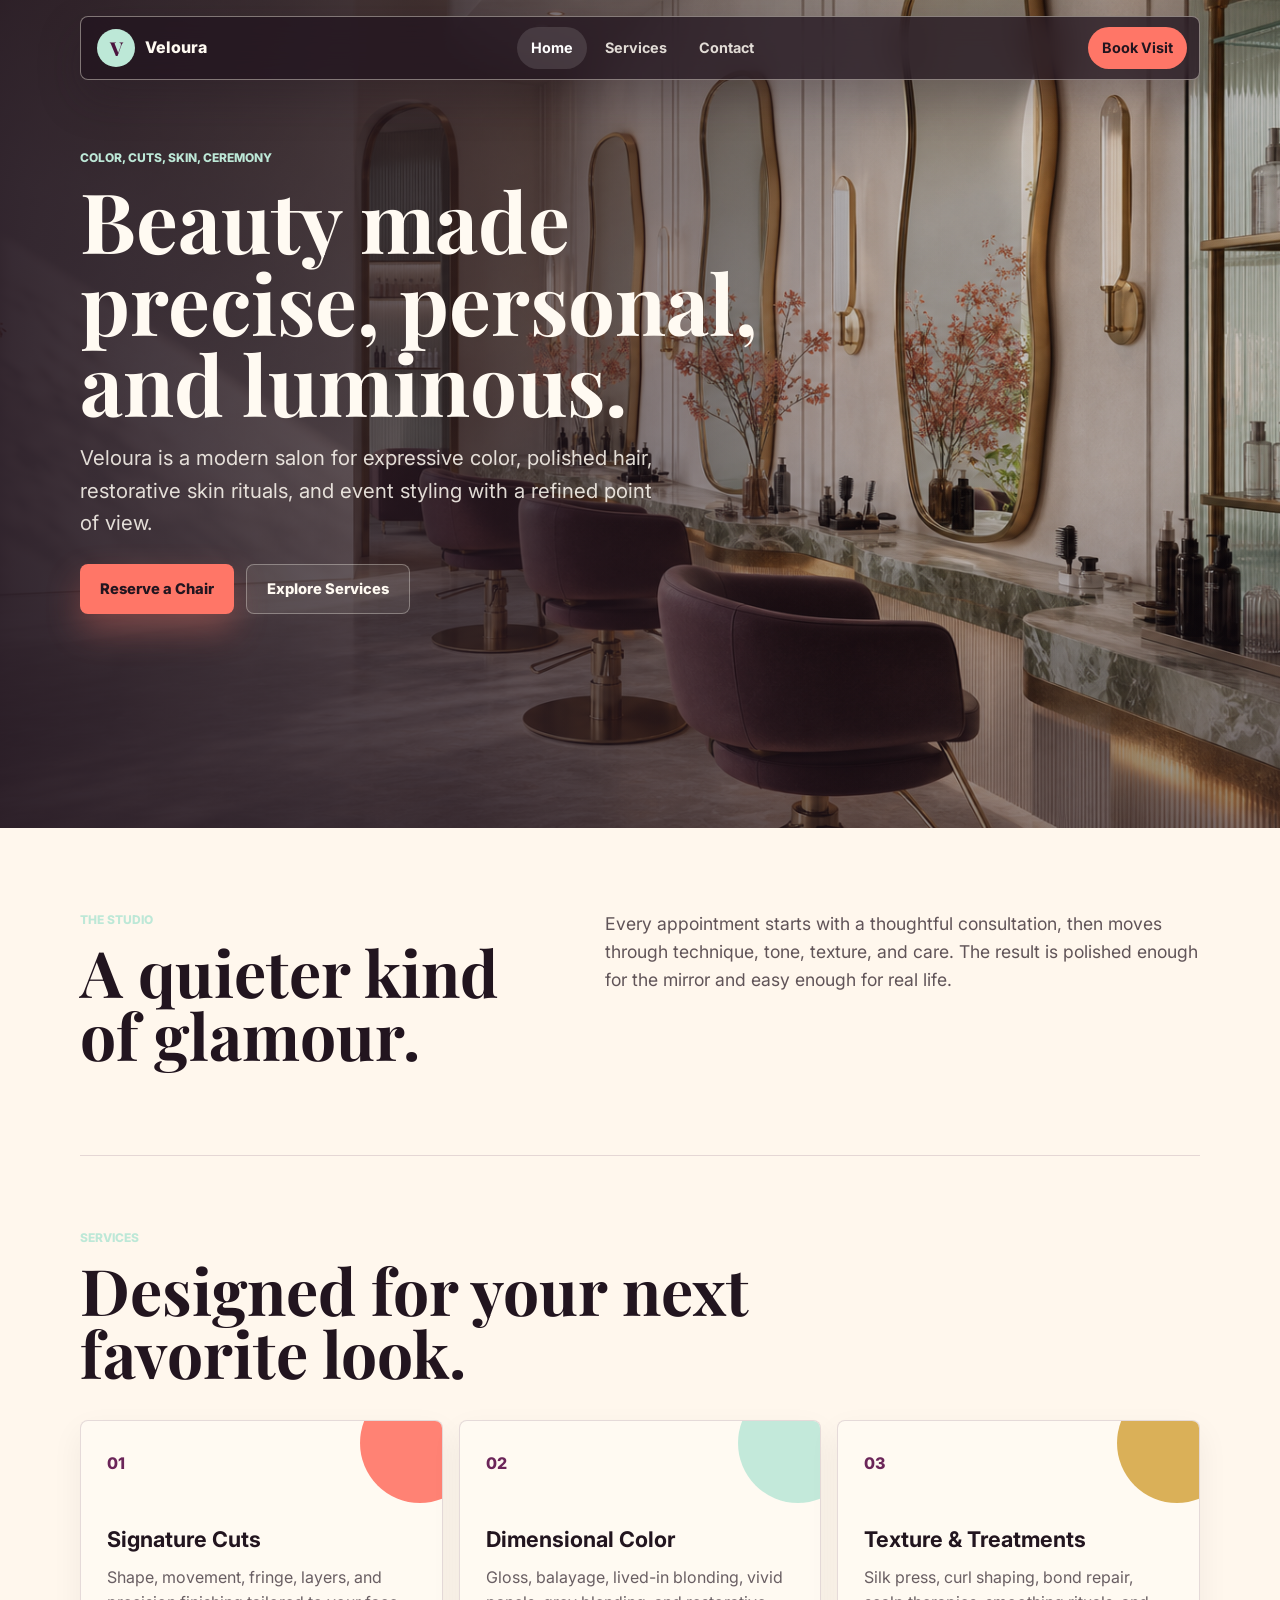
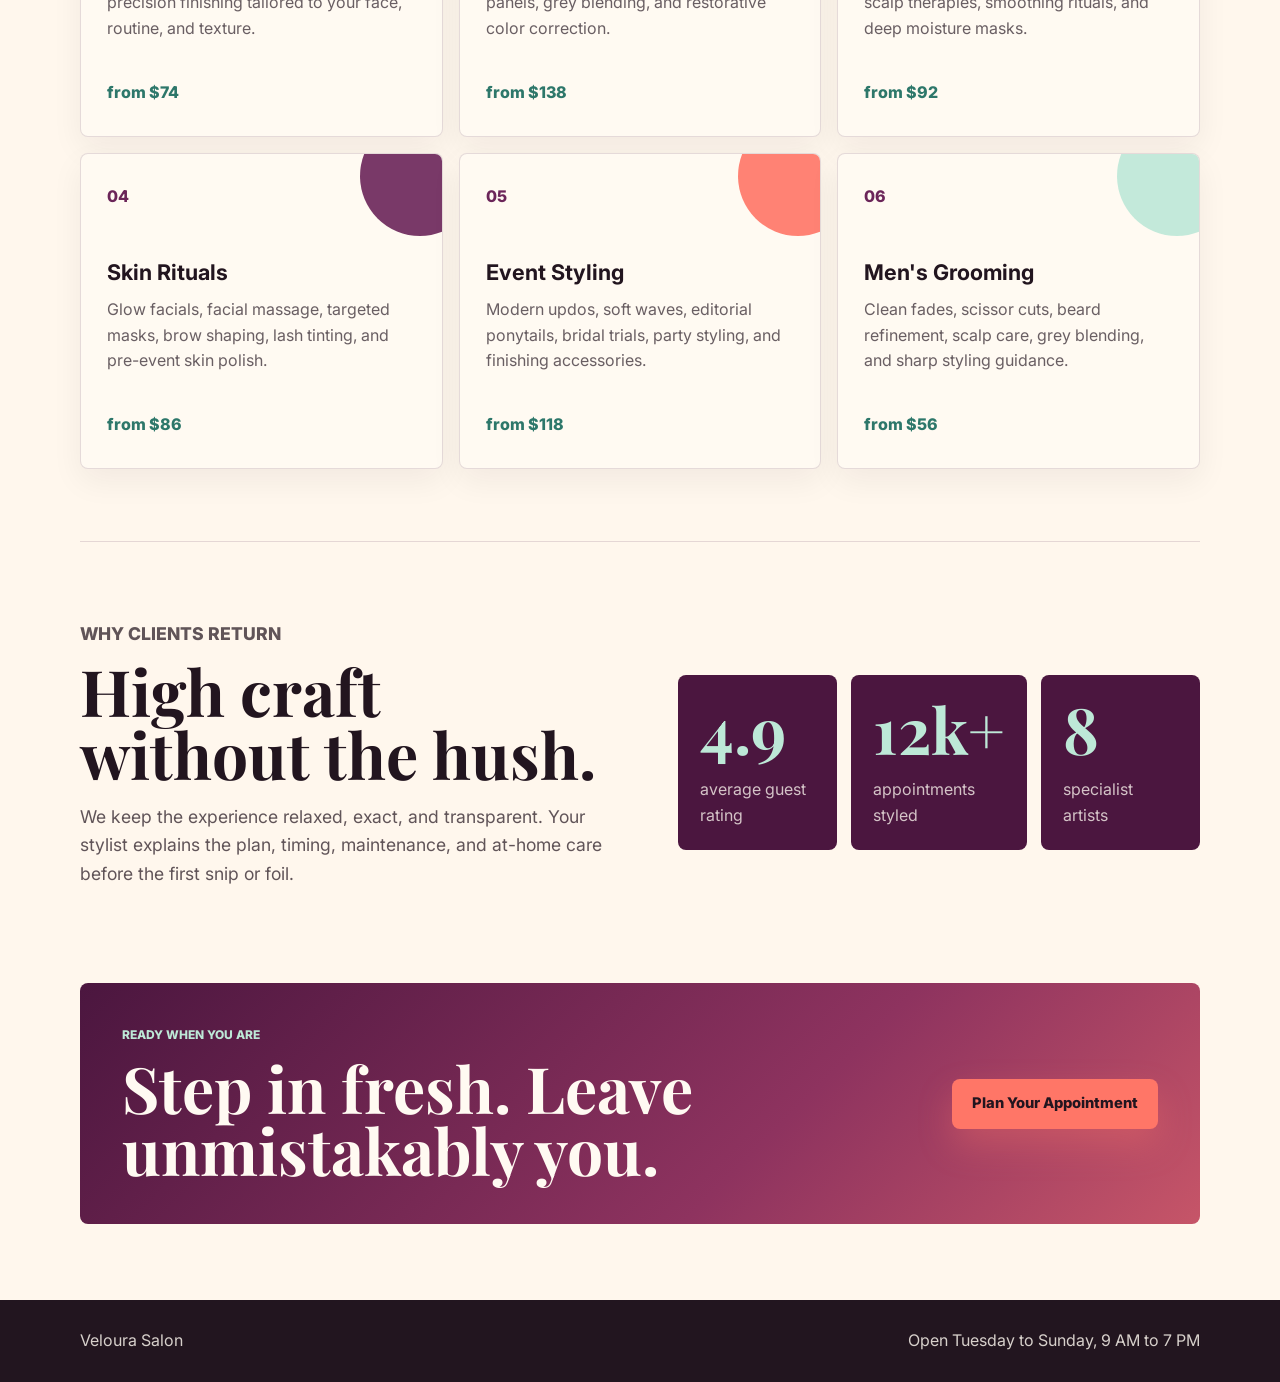
<file: index.html>
<!doctype html>
<html lang="en">
  <head>
    <meta charset="utf-8">
    <meta name="viewport" content="width=device-width, initial-scale=1">
    <title>Veloura Salon | Modern Hair & Beauty Studio</title>
    <meta name="description" content="Veloura Salon is a modern hair and beauty studio offering cuts, color, styling, skin rituals, and bridal services.">
    <link rel="preconnect" href="https://fonts.googleapis.com">
    <link rel="preconnect" href="https://fonts.gstatic.com" crossorigin>
    <link href="https://fonts.googleapis.com/css2?family=Inter:wght@400;500;600;700;800&family=Playfair+Display:wght@600;700&display=swap" rel="stylesheet">
    <link rel="stylesheet" href="styles.css">
  </head>
  <body>
    <header class="site-header">
      <a class="brand" href="index.html" aria-label="Veloura Salon home">
        <span class="brand-mark">V</span>
        <span>Veloura</span>
      </a>
      <nav class="nav" aria-label="Primary navigation">
        <a href="index.html" aria-current="page">Home</a>
        <a href="#services">Services</a>
        <a href="contact.html">Contact</a>
      </nav>
      <a class="nav-cta" href="contact.html">Book Visit</a>
    </header>

    <main>
      <section class="hero">
        <img src="assets/salon-hero.png" alt="A modern salon interior with elegant mirror stations, brass details, and soft colorful accents.">
        <div class="hero-overlay" aria-hidden="true"></div>
        <div class="hero-content">
          <p class="eyebrow">Color, cuts, skin, ceremony</p>
          <h1>Beauty made precise, personal, and luminous.</h1>
          <p class="hero-copy">Veloura is a modern salon for expressive color, polished hair, restorative skin rituals, and event styling with a refined point of view.</p>
          <div class="hero-actions">
            <a class="button primary" href="contact.html">Reserve a Chair</a>
            <a class="button secondary" href="#services">Explore Services</a>
          </div>
        </div>
      </section>

      <section class="intro-section">
        <div>
          <p class="eyebrow">The studio</p>
          <h2>A quieter kind of glamour.</h2>
        </div>
        <p>Every appointment starts with a thoughtful consultation, then moves through technique, tone, texture, and care. The result is polished enough for the mirror and easy enough for real life.</p>
      </section>

      <section class="service-band" id="services" aria-labelledby="services-title">
        <div class="section-heading">
          <p class="eyebrow">Services</p>
          <h2 id="services-title">Designed for your next favorite look.</h2>
        </div>
        <div class="service-grid">
          <article class="service-card accent-coral">
            <span class="service-number">01</span>
            <h3>Signature Cuts</h3>
            <p>Shape, movement, fringe, layers, and precision finishing tailored to your face, routine, and texture.</p>
            <span class="price">from $74</span>
          </article>
          <article class="service-card accent-mint">
            <span class="service-number">02</span>
            <h3>Dimensional Color</h3>
            <p>Gloss, balayage, lived-in blonding, vivid panels, grey blending, and restorative color correction.</p>
            <span class="price">from $138</span>
          </article>
          <article class="service-card accent-brass">
            <span class="service-number">03</span>
            <h3>Texture & Treatments</h3>
            <p>Silk press, curl shaping, bond repair, scalp therapies, smoothing rituals, and deep moisture masks.</p>
            <span class="price">from $92</span>
          </article>
          <article class="service-card accent-plum">
            <span class="service-number">04</span>
            <h3>Skin Rituals</h3>
            <p>Glow facials, facial massage, targeted masks, brow shaping, lash tinting, and pre-event skin polish.</p>
            <span class="price">from $86</span>
          </article>
          <article class="service-card accent-coral">
            <span class="service-number">05</span>
            <h3>Event Styling</h3>
            <p>Modern updos, soft waves, editorial ponytails, bridal trials, party styling, and finishing accessories.</p>
            <span class="price">from $118</span>
          </article>
          <article class="service-card accent-mint">
            <span class="service-number">06</span>
            <h3>Men's Grooming</h3>
            <p>Clean fades, scissor cuts, beard refinement, scalp care, grey blending, and sharp styling guidance.</p>
            <span class="price">from $56</span>
          </article>
        </div>
      </section>

      <section class="experience-section">
        <div class="experience-copy">
          <p class="eyebrow">Why clients return</p>
          <h2>High craft without the hush.</h2>
          <p>We keep the experience relaxed, exact, and transparent. Your stylist explains the plan, timing, maintenance, and at-home care before the first snip or foil.</p>
        </div>
        <div class="metrics" aria-label="Salon highlights">
          <div>
            <strong>4.9</strong>
            <span>average guest rating</span>
          </div>
          <div>
            <strong>12k+</strong>
            <span>appointments styled</span>
          </div>
          <div>
            <strong>8</strong>
            <span>specialist artists</span>
          </div>
        </div>
      </section>

      <section class="cta-section">
        <div>
          <p class="eyebrow">Ready when you are</p>
          <h2>Step in fresh. Leave unmistakably you.</h2>
        </div>
        <a class="button primary" href="contact.html">Plan Your Appointment</a>
      </section>
    </main>

    <footer class="site-footer">
      <p>Veloura Salon</p>
      <p>Open Tuesday to Sunday, 9 AM to 7 PM</p>
    </footer>
  </body>
</html>
</file>
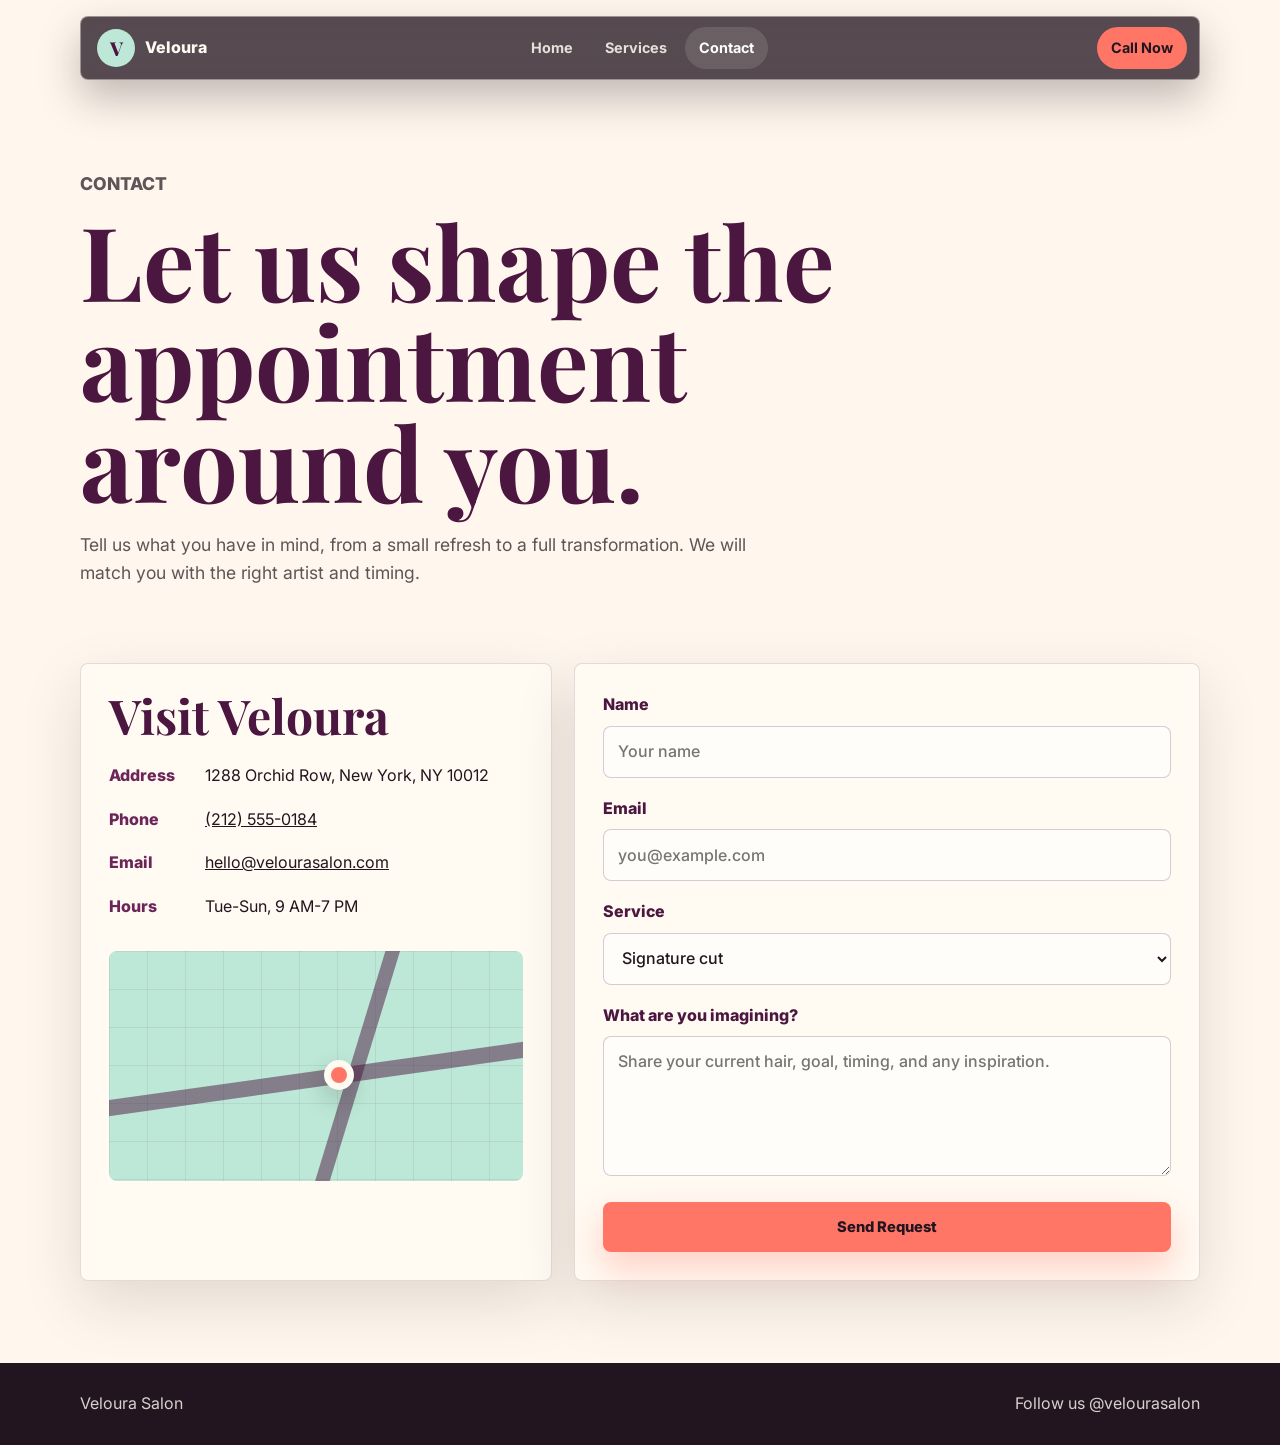
<file: contact.html>
<!doctype html>
<html lang="en">
  <head>
    <meta charset="utf-8">
    <meta name="viewport" content="width=device-width, initial-scale=1">
    <title>Contact | Veloura Salon</title>
    <meta name="description" content="Contact Veloura Salon to book hair, beauty, skin, and event styling appointments.">
    <link rel="preconnect" href="https://fonts.googleapis.com">
    <link rel="preconnect" href="https://fonts.gstatic.com" crossorigin>
    <link href="https://fonts.googleapis.com/css2?family=Inter:wght@400;500;600;700;800&family=Playfair+Display:wght@600;700&display=swap" rel="stylesheet">
    <link rel="stylesheet" href="styles.css">
  </head>
  <body>
    <header class="site-header">
      <a class="brand" href="index.html" aria-label="Veloura Salon home">
        <span class="brand-mark">V</span>
        <span>Veloura</span>
      </a>
      <nav class="nav" aria-label="Primary navigation">
        <a href="index.html">Home</a>
        <a href="index.html#services">Services</a>
        <a href="contact.html" aria-current="page">Contact</a>
      </nav>
      <a class="nav-cta" href="tel:+12125550184">Call Now</a>
    </header>

    <main>
      <section class="contact-hero">
        <div>
          <p class="eyebrow">Contact</p>
          <h1>Let us shape the appointment around you.</h1>
          <p>Tell us what you have in mind, from a small refresh to a full transformation. We will match you with the right artist and timing.</p>
        </div>
      </section>

      <section class="contact-layout" aria-label="Contact details and booking form">
        <div class="contact-panel">
          <h2>Visit Veloura</h2>
          <div class="detail-list">
            <p><span>Address</span> 1288 Orchid Row, New York, NY 10012</p>
            <p><span>Phone</span> <a href="tel:+12125550184">(212) 555-0184</a></p>
            <p><span>Email</span> <a href="mailto:hello@velourasalon.com">hello@velourasalon.com</a></p>
            <p><span>Hours</span> Tue-Sun, 9 AM-7 PM</p>
          </div>
          <div class="map-card" aria-label="Map preview for Veloura Salon">
            <div class="map-line horizontal"></div>
            <div class="map-line vertical"></div>
            <div class="map-dot" aria-hidden="true"></div>
          </div>
        </div>

        <form class="booking-form" action="#" method="post">
          <div class="form-row">
            <label for="name">Name</label>
            <input id="name" name="name" type="text" autocomplete="name" placeholder="Your name">
          </div>
          <div class="form-row">
            <label for="email">Email</label>
            <input id="email" name="email" type="email" autocomplete="email" placeholder="you@example.com">
          </div>
          <div class="form-row">
            <label for="service">Service</label>
            <select id="service" name="service">
              <option>Signature cut</option>
              <option>Dimensional color</option>
              <option>Texture or treatment</option>
              <option>Skin ritual</option>
              <option>Event styling</option>
              <option>Consultation</option>
            </select>
          </div>
          <div class="form-row">
            <label for="message">What are you imagining?</label>
            <textarea id="message" name="message" rows="5" placeholder="Share your current hair, goal, timing, and any inspiration."></textarea>
          </div>
          <button class="button primary form-button" type="submit">Send Request</button>
        </form>
      </section>
    </main>

    <footer class="site-footer">
      <p>Veloura Salon</p>
      <p>Follow us @velourasalon</p>
    </footer>
  </body>
</html>
</file>
<file: styles.css>
:root {
  --ink: #22151f;
  --plum: #4b163f;
  --aubergine: #6b2559;
  --mint: #bde8d7;
  --mint-deep: #2d776a;
  --coral: #ff7667;
  --brass: #d6a947;
  --ivory: #fff7ed;
  --rose: #fde0dd;
  --line: rgba(75, 22, 63, 0.14);
  --shadow: 0 22px 60px rgba(34, 21, 31, 0.13);
  --sans: "Inter", system-ui, -apple-system, BlinkMacSystemFont, "Segoe UI", sans-serif;
  --serif: "Playfair Display", Georgia, serif;
}

* {
  box-sizing: border-box;
}

html {
  scroll-behavior: smooth;
}

body {
  margin: 0;
  color: var(--ink);
  background: var(--ivory);
  font-family: var(--sans);
  line-height: 1.6;
}

a {
  color: inherit;
}

.site-header {
  position: fixed;
  z-index: 10;
  top: 16px;
  left: 50%;
  display: grid;
  grid-template-columns: 1fr auto 1fr;
  align-items: center;
  width: min(1120px, calc(100% - 32px));
  min-height: 64px;
  padding: 10px 12px 10px 16px;
  border: 1px solid rgba(255, 247, 237, 0.42);
  border-radius: 8px;
  background: rgba(34, 21, 31, 0.76);
  color: #fffaf2;
  box-shadow: 0 18px 42px rgba(34, 21, 31, 0.28);
  backdrop-filter: blur(18px);
  transform: translateX(-50%);
}

.brand,
.nav,
.hero-actions,
.cta-section,
.site-footer,
.metrics {
  display: flex;
  align-items: center;
}

.brand {
  gap: 10px;
  font-weight: 800;
  text-decoration: none;
}

.brand-mark {
  display: inline-grid;
  width: 38px;
  height: 38px;
  place-items: center;
  border-radius: 50%;
  background: var(--mint);
  color: var(--plum);
  font-family: var(--serif);
  font-size: 1.2rem;
}

.nav {
  gap: 4px;
}

.nav a,
.nav-cta {
  min-height: 40px;
  padding: 9px 14px;
  border-radius: 999px;
  color: rgba(255, 250, 242, 0.86);
  font-size: 0.9rem;
  font-weight: 700;
  text-decoration: none;
}

.nav a:hover,
.nav a[aria-current="page"] {
  background: rgba(255, 255, 255, 0.12);
  color: #fff;
}

.nav-cta {
  justify-self: end;
  background: var(--coral);
  color: var(--ink);
}

.hero {
  position: relative;
  min-height: 92vh;
  overflow: hidden;
  background: var(--plum);
}

.hero img {
  position: absolute;
  inset: 0;
  width: 100%;
  height: 100%;
  object-fit: cover;
}

.hero-overlay {
  position: absolute;
  inset: 0;
  background:
    linear-gradient(90deg, rgba(34, 21, 31, 0.9) 0%, rgba(34, 21, 31, 0.66) 36%, rgba(34, 21, 31, 0.14) 72%),
    linear-gradient(0deg, rgba(34, 21, 31, 0.44), rgba(34, 21, 31, 0.08) 42%);
}

.hero-content {
  position: relative;
  width: min(1120px, calc(100% - 32px));
  margin: 0 auto;
  padding: 148px 0 90px;
  color: #fffaf2;
}

.eyebrow {
  margin: 0 0 12px;
  color: var(--mint);
  font-size: 0.75rem;
  font-weight: 800;
  letter-spacing: 0;
  text-transform: uppercase;
}

h1,
h2,
h3,
p {
  margin-top: 0;
}

h1,
h2 {
  max-width: 780px;
  font-family: var(--serif);
  line-height: 0.98;
}

h1 {
  margin-bottom: 18px;
  font-size: clamp(3rem, 6.5vw, 5.65rem);
}

h2 {
  margin-bottom: 18px;
  font-size: clamp(2rem, 5vw, 4.4rem);
}

h3 {
  margin-bottom: 12px;
  font-size: 1.35rem;
  line-height: 1.18;
}

.hero-copy {
  max-width: 580px;
  color: rgba(255, 250, 242, 0.86);
  font-size: clamp(1.05rem, 1.8vw, 1.28rem);
}

.hero-actions {
  flex-wrap: wrap;
  gap: 12px;
  margin-top: 24px;
}

.button {
  display: inline-flex;
  align-items: center;
  justify-content: center;
  min-height: 50px;
  padding: 13px 20px;
  border: 0;
  border-radius: 8px;
  font: 800 0.92rem/1 var(--sans);
  text-decoration: none;
  cursor: pointer;
}

.button.primary {
  background: var(--coral);
  color: var(--ink);
  box-shadow: 0 16px 34px rgba(255, 118, 103, 0.32);
}

.button.secondary {
  border: 1px solid rgba(255, 250, 242, 0.32);
  background: rgba(255, 250, 242, 0.08);
  color: #fffaf2;
}

.intro-section,
.service-band,
.experience-section,
.contact-hero,
.contact-layout,
.cta-section {
  width: min(1120px, calc(100% - 32px));
  margin: 0 auto;
}

.intro-section {
  display: grid;
  grid-template-columns: minmax(240px, 0.85fr) 1.15fr;
  gap: clamp(28px, 7vw, 86px);
  padding: 82px 0 70px;
}

.intro-section p:last-child,
.experience-copy p,
.contact-hero p {
  color: rgba(34, 21, 31, 0.72);
  font-size: 1.1rem;
}

.service-band {
  padding: 72px 0;
  border-top: 1px solid var(--line);
  border-bottom: 1px solid var(--line);
}

.section-heading {
  margin-bottom: 36px;
}

.service-grid {
  display: grid;
  grid-template-columns: repeat(3, minmax(0, 1fr));
  gap: 16px;
}

.service-card {
  position: relative;
  min-height: 292px;
  padding: 26px;
  overflow: hidden;
  border: 1px solid var(--line);
  border-radius: 8px;
  background: #fffaf2;
  box-shadow: 0 12px 32px rgba(34, 21, 31, 0.06);
}

.service-card::before {
  content: "";
  position: absolute;
  right: -38px;
  top: -38px;
  width: 120px;
  height: 120px;
  border-radius: 50%;
  opacity: 0.9;
}

.service-card p {
  color: rgba(34, 21, 31, 0.68);
}

.service-number,
.price {
  display: inline-flex;
  align-items: center;
  min-height: 34px;
  font-weight: 800;
}

.service-number {
  margin-bottom: 46px;
  color: var(--aubergine);
}

.price {
  margin-top: 18px;
  color: var(--mint-deep);
}

.accent-coral::before {
  background: var(--coral);
}

.accent-mint::before {
  background: var(--mint);
}

.accent-brass::before {
  background: var(--brass);
}

.accent-plum::before {
  background: var(--aubergine);
}

.experience-section {
  display: grid;
  grid-template-columns: 1fr 1fr;
  gap: clamp(28px, 6vw, 76px);
  padding: 78px 0;
}

.metrics {
  align-self: center;
  justify-content: space-between;
  gap: 14px;
}

.metrics div {
  width: 100%;
  min-height: 162px;
  padding: 22px;
  border-radius: 8px;
  background: var(--plum);
  color: #fffaf2;
}

.metrics strong {
  display: block;
  color: var(--mint);
  font-family: var(--serif);
  font-size: clamp(2.2rem, 5vw, 4rem);
  line-height: 1;
}

.metrics span {
  display: block;
  margin-top: 16px;
  color: rgba(255, 250, 242, 0.76);
}

.cta-section {
  justify-content: space-between;
  gap: 24px;
  margin-bottom: 76px;
  padding: 42px;
  border-radius: 8px;
  background: linear-gradient(135deg, var(--plum), #8e335f 62%, #c65568);
  color: #fffaf2;
}

.cta-section h2 {
  margin-bottom: 0;
}

.contact-hero {
  padding: 170px 0 58px;
}

.contact-hero h1 {
  margin-bottom: 20px;
  color: var(--plum);
  font-size: clamp(3rem, 8vw, 6.4rem);
}

.contact-hero p {
  max-width: 690px;
}

.contact-layout {
  display: grid;
  grid-template-columns: 0.86fr 1.14fr;
  gap: 22px;
  padding-bottom: 82px;
}

.contact-panel,
.booking-form {
  border: 1px solid var(--line);
  border-radius: 8px;
  background: #fffaf2;
  box-shadow: var(--shadow);
}

.contact-panel {
  padding: 28px;
}

.contact-panel h2 {
  margin-bottom: 24px;
  color: var(--plum);
  font-size: clamp(1.9rem, 4vw, 3rem);
}

.detail-list p {
  display: grid;
  grid-template-columns: 82px 1fr;
  gap: 14px;
  margin-bottom: 18px;
}

.detail-list span {
  color: var(--aubergine);
  font-weight: 800;
}

.map-card {
  position: relative;
  min-height: 230px;
  margin-top: 32px;
  overflow: hidden;
  border-radius: 8px;
  background:
    linear-gradient(90deg, rgba(75, 22, 63, 0.08) 1px, transparent 1px),
    linear-gradient(rgba(75, 22, 63, 0.08) 1px, transparent 1px),
    var(--mint);
  background-size: 38px 38px;
}

.map-line {
  position: absolute;
  background: rgba(75, 22, 63, 0.5);
}

.map-line.horizontal {
  top: 52%;
  left: -8%;
  width: 116%;
  height: 16px;
  transform: rotate(-8deg);
}

.map-line.vertical {
  top: -12%;
  left: 58%;
  width: 14px;
  height: 128%;
  transform: rotate(17deg);
}

.map-dot {
  position: absolute;
  top: 47%;
  left: 52%;
  width: 30px;
  height: 30px;
  border: 7px solid #fffaf2;
  border-radius: 50%;
  background: var(--coral);
  box-shadow: 0 10px 24px rgba(34, 21, 31, 0.22);
}

.booking-form {
  padding: 28px;
}

.form-row {
  margin-bottom: 18px;
}

label {
  display: block;
  margin-bottom: 8px;
  color: var(--plum);
  font-weight: 800;
}

input,
select,
textarea {
  width: 100%;
  min-height: 52px;
  padding: 13px 14px;
  border: 1px solid rgba(75, 22, 63, 0.22);
  border-radius: 8px;
  background: #fffdfa;
  color: var(--ink);
  font: 500 1rem/1.4 var(--sans);
}

textarea {
  resize: vertical;
}

input:focus,
select:focus,
textarea:focus {
  border-color: var(--mint-deep);
  outline: 3px solid rgba(189, 232, 215, 0.74);
}

.form-button {
  width: 100%;
}

.site-footer {
  justify-content: space-between;
  gap: 16px;
  padding: 28px max(16px, calc((100vw - 1120px) / 2));
  background: var(--ink);
  color: rgba(255, 250, 242, 0.82);
}

.site-footer p {
  margin: 0;
}

@media (max-width: 860px) {
  .site-header {
    grid-template-columns: 1fr;
    gap: 10px;
    justify-items: center;
    position: absolute;
  }

  .nav-cta {
    display: none;
  }

  .hero-content {
    padding-top: 220px;
  }

  .intro-section,
  .experience-section,
  .contact-layout,
  .cta-section {
    grid-template-columns: 1fr;
  }

  .service-grid {
    grid-template-columns: repeat(2, minmax(0, 1fr));
  }

  .metrics {
    align-items: stretch;
  }
}

@media (max-width: 620px) {
  .hero {
    min-height: 820px;
  }

  .hero-overlay {
    background: linear-gradient(180deg, rgba(34, 21, 31, 0.86), rgba(34, 21, 31, 0.58) 58%, rgba(34, 21, 31, 0.25));
  }

  .hero img {
    object-position: 58% center;
  }

  .hero-actions,
  .metrics,
  .cta-section,
  .site-footer {
    align-items: stretch;
    flex-direction: column;
  }

  .button {
    width: 100%;
  }

  .service-grid {
    grid-template-columns: 1fr;
  }

  .service-card {
    min-height: 258px;
  }

  .detail-list p {
    grid-template-columns: 1fr;
    gap: 2px;
  }

  .contact-hero {
    padding-top: 210px;
  }
}
</file>
